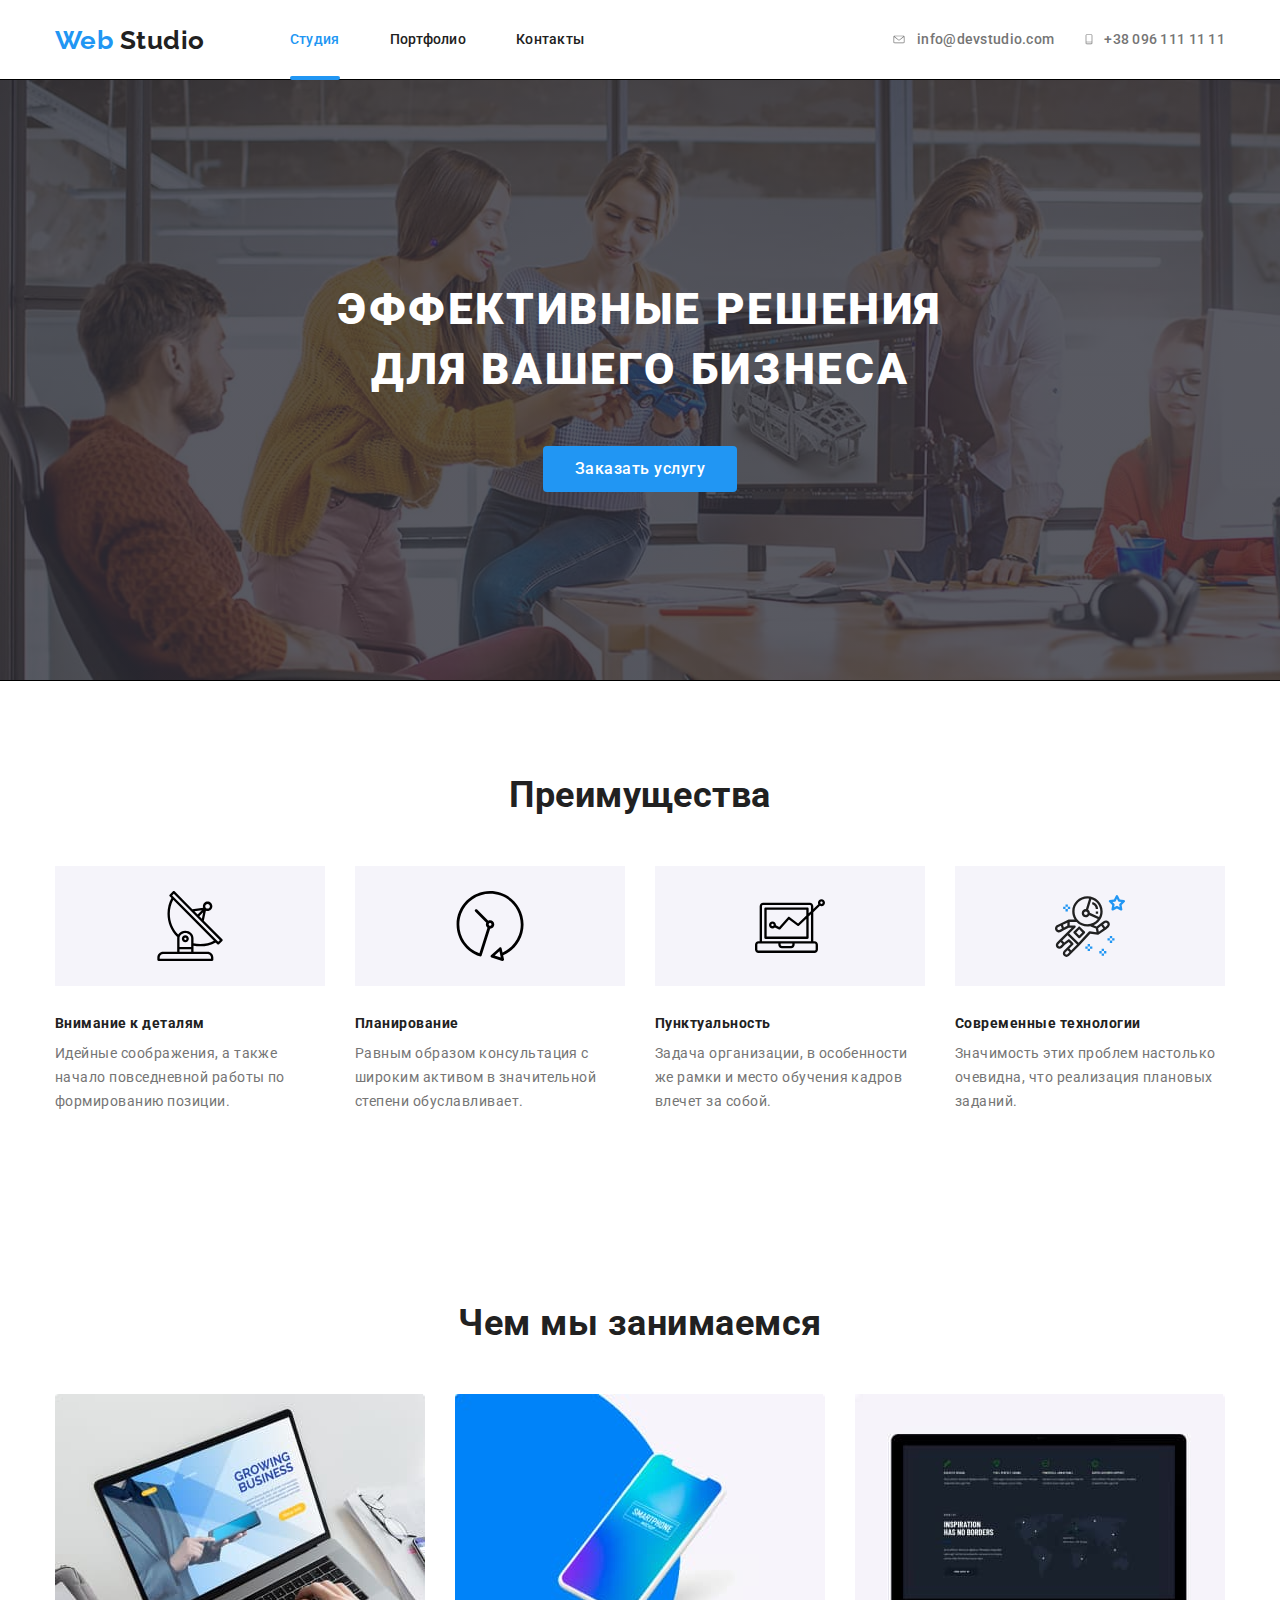
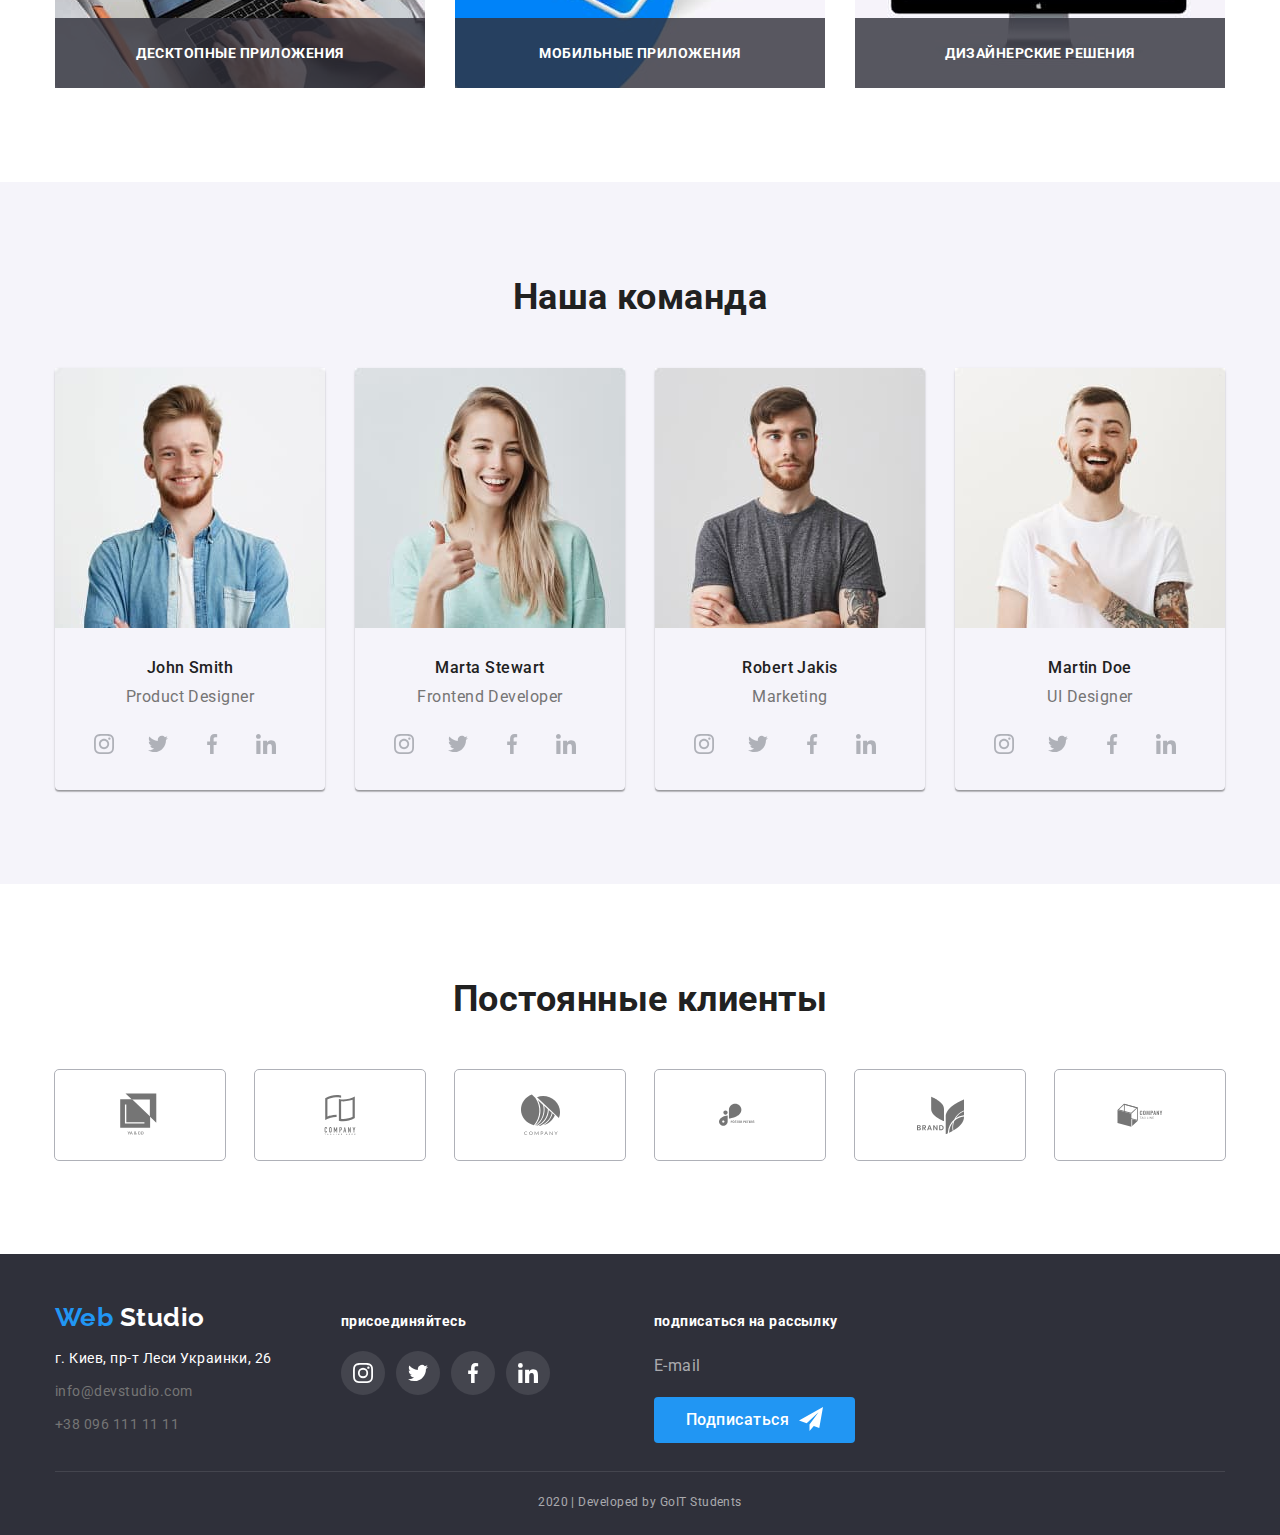
<file: index.html>
<!DOCTYPE html>
<html lang="ru">
  <head>
    <meta charset="UTF-8" />
    <meta name="viewport" content="width=device-width, initial-scale=1.0" />
    <title>Document</title>
    <link
      href="https://fonts.googleapis.com/css2?family=Raleway:wght@700&family=Roboto:wght@400;500;700;900&display=swap"
      rel="stylesheet"
    />
    <link
      rel="stylesheet"
      href="https://cdnjs.cloudflare.com/ajax/libs/modern-normalize/0.6.0/modern-normalize.min.css"
    />
    <link rel="stylesheet" href="./css/common.css" />
    <link rel="stylesheet" href="./css/main.css" />
  </head>
  <body class="body-page">
    <header class="page-header">
      <!-- Шапка -->
      <nav class="container main-nav">
        <!-- Логотип -->
        <a href="/" class="logo">
          Web <span class="logo color">Studio</span>
        </a>
        <!--Новигация-->
        <ul class="site-nav list">
          <li class="item"><a href="./index.html" class="link current">Студия</a></li>
          <li class="item">
            <a href="./portfolio.html" class="link">Портфолио</a>
          </li>
          <li class="item"><a href="/" class="link">Контакты</a></li>
        </ul>
        <!--Контакты-->
        <ul class="contact-nav list">
          <li class="item">
            <a href="mailto:info@devstudio.com" class="link"><svg class="icon-envelope" width="16" height="11"><use href="./img/symbol-defs.svg#icon-envelope"></use></svg>info@devstudio.com </a> 
          </li>
          <li class="item">
            <a href="tel:+380961111111" class="link"><svg class="icon-vector" width="10" height="15"><use href="./img/symbol-defs.svg#icon-Vector"></use></svg>+38 096 111 11 11</a>
          </li>
        </ul>
      </nav>
    </header>
    <main>
      <!--Герой!-->
      <section class="hero">
        <h1 class="hero-title">
          Эффективные решения<br />
          для вашего бизнеса
        </h1>
        <!--Кнопка-->
        <a href="/" class="button primary">Заказать услугу</a>
      </section>
      <!--Преимущества-->
      <section class="section">
        <div class="container">
          <h2 class="section-title">Преимущества</h2>
          <ul class="feature-list list">
            <li class="item">
              <div class="icon-feature">
              <svg class="icon-antenna" width="70" height="70"><use href="./img/symbol-defs.svg#icon-antenna"></use></svg></div>
              <h3 class="title">Внимание к деталям</h3>
              <p class="text">
                Идейные соображения, а также начало повседневной работы по
                формированию позиции.
              </p>
            </li>

            <li class="item">
              <div class="icon-feature">
              <svg class="icon-clock" width="70" height="70"><use href="./img/symbol-defs.svg#icon-Clock"></use></svg></div>
              <h3 class="title">Планирование</h3>
              <p class="text">
                Равным образом консультация с широким активом в значительной
                степени обуславливает.
              </p>
            </li>

            <li class="item">
              <div class="icon-feature">
                <svg class="icon-picture" width="70" height="70"><use href="./img/symbol-defs.svg#icon-Picture"></use></svg></div>
              <h3 class="title">Пунктуальность</h3>
              <p class="text">
                Задача организации, в особенности же рамки и место обучения
                кадров влечет за собой.
              </p>
            </li>

            <li class="item">
              <div class="icon-feature">
              <svg class="icon-picture last" width="70" height="70"><use href="./img/symbol-defs.svg#icon-Picture1"></use></svg></div>
              <h3 class="title">Современные технологии</h3>
              <p class="text">
                Значимость этих проблем настолько очевидна, что реализация
                плановых заданий.
              </p>
            </li>
          </ul>
        </div>
      </section>
      <!-- Чем мы занимаемся -->
      <section class="section">
        <div class="container">
          <h2 class="section-title">Чем мы занимаемся</h2>
          <ul class="skill-list list">
            <li class="item">
              <img
                class="image"
                src="./img/img1.jpg"
                alt="ноутбук"
                width="370"
              />
              <h3 class="title">Десктопные приложения</h3>
            </li>

            <li class="item">
              <img
                class="image"
                src="./img/img2.jpg"
                alt="смартфон"
                width="370"
              />
              <h3 class="title">Мобильные приложения</h3>
            </li>

            <li class="item">
              <img
                class="image"
                src="./img/img3.jpg"
                alt="монитор"
                width="370"
              />
              <h3 class="title">Дизайнерские решения</h3>
            </li>
          </ul>
        </div>
      </section>
      <!-- Наша команда -->
      <section class="section team">
        <div class="container">
          <h2 class="section-title">Наша команда</h2>
          <ul class="team-list list">
            <li class="item">
              <img
                class="foto"
                src="./img/foto1.jpg"
                alt="фото сотрудника1"
                width="270"
              />
              <h3 class="title">John Smith</h3>
              <p class="specialty">Product Designer</p>
              <ul class="socials list">
                <li class="name">
                  <a href="/" class="icon"
                    ><svg class="icon-socials" width="20" height="20"><use href="./img/symbol-defs.svg#icon-instagram"></use></svg></a>
                </li>
                <li class="name">
                  <a href="/" class="icon"
                    ><svg class="icon-socials" width="20" height="20"><use href="./img/symbol-defs.svg#icon-twitter"></use></svg></a>
                </li>
                <li class="name">
                  <a href="/" class="icon"
                    ><svg class="icon-socials" width="20" height="20"><use href="./img/symbol-defs.svg#icon-facebook"></use></svg></a>
                </li>
                <li class="name">
                  <a href="/" class="icon"
                    ><svg class="icon-socials" width="20" height="20"><use href="./img/symbol-defs.svg#icon-linkedin"></use></svg></a>
                </li>
              </ul>
            </li>
            <li class="item">
              <img
                class="foto"
                src="./img/foto2.jpg"
                alt="фото сотрудника2"
                width="270"
              />
              <h3 class="title">Marta Stewart</h3>
              <p class="specialty">Frontend Developer</p>
              <ul class="socials list">
                <li class="name">
                  <a href="/" class="icon"
                    ><svg class="icon-socials" width="20" height="20"><use href="./img/symbol-defs.svg#icon-instagram"></use></svg></a>
                </li>
                <li class="name">
                  <a href="/" class="icon"
                    ><svg class="icon-socials" width="20" height="20"><use href="./img/symbol-defs.svg#icon-twitter"></use></svg></a>
                </li>
                <li class="name">
                  <a href="/" class="icon"
                    ><svg class="icon-socials" width="20" height="20"><use href="./img/symbol-defs.svg#icon-facebook"></use></svg></a>
                </li>
                <li class="name">
                  <a href="/" class="icon"
                    ><svg class="icon-socials" width="20" height="20"><use href="./img/symbol-defs.svg#icon-linkedin"></use></svg></a>
                </li>
              </ul>
            </li>
            <li class="item">
              <img
                class="foto"
                src="./img/foto3.jpg"
                alt="фото сотрудника3"
                width="270"
              />
              <h3 class="title">Robert Jakis</h3>
              <p class="specialty">Marketing</p>
              <ul class="socials list">
                <li class="name">
                  <a href="/" class="icon"
                    ><svg class="icon-socials" width="20" height="20"><use href="./img/symbol-defs.svg#icon-instagram"></use></svg></a>
                </li>
                <li class="name">
                  <a href="/" class="icon"
                    ><svg class="icon-socials" width="20" height="20"><use href="./img/symbol-defs.svg#icon-twitter"></use></svg></a>
                </li>
                <li class="name">
                  <a href="/" class="icon"
                    ><svg class="icon-socials" width="20" height="20"><use href="./img/symbol-defs.svg#icon-facebook"></use></svg></a>
                </li>
                <li class="name">
                  <a href="/" class="icon"
                    ><svg class="icon-socials" width="20" height="20"><use href="./img/symbol-defs.svg#icon-linkedin"></use></svg></a>
                </li>
              </ul>
            </li>
            <li class="item">
              <img
                class="foto"
                src="./img/foto4.jpg"
                alt="фото сотрудника4"
                width="270"
              />
              <h3 class="title">Martin Doe</h3>
              <p class="specialty">UI Designer</p>
              <ul class="socials list">
                <li class="name">
                  <a href="/" class="icon"
                    ><svg class="icon-socials" width="20" height="20"><use href="./img/symbol-defs.svg#icon-instagram"></use></svg></a>
                </li>
                <li class="name">
                  <a href="/" class="icon"
                    ><svg class="icon-socials" width="20" height="20"><use href="./img/symbol-defs.svg#icon-twitter"></use></svg></a>
                </li>
                <li class="name">
                  <a href="/" class="icon"
                    ><svg class="icon-socials" width="20" height="20"><use href="./img/symbol-defs.svg#icon-facebook"></use></svg></a>
                </li>
                <li class="name">
                  <a href="/" class="icon"
                    ><svg class="icon-socials" width="20" height="20"><use href="./img/symbol-defs.svg#icon-linkedin"></use></svg></a>
                </li>
              </ul>
            </li>
          </ul>
        </div>
      </section>
      <!-- Постоянные клиенты -->
      <section class="section">
        <div class="container">
          <h2 class="section-title">Постоянные клиенты</h2>
          <ul class="client-list list">
            <li class="item">
              <a href="/" class="company-link"
                ><svg class="icon-client" width="44" height="49"><use href="./img/symbol-defs.svg#icon-Client1"></use></svg></a>
            </li>
            <li class="item">
              <a href="/" class="company-link"
                ><svg class="icon-client" width="40" height="52"><use href="./img/symbol-defs.svg#icon-Client2"></use></svg></a>
            </li>
            <li class="item">
              <a href="/" class="company-link"
                ><svg class="icon-client" width="41" height="42"><use href="./img/symbol-defs.svg#icon-Client3"></use></svg></a>
            </li>
            <li class="item">
              <a href="/" class="company-link"
                ><svg class="icon-client" width="80" height="42"><use href="./img/symbol-defs.svg#icon-Client4"></use></svg></a>
            </li>
            <li class="item">
              <a href="/" class="company-link"
                ><svg class="icon-client" width="59" height="47"><use href="./img/symbol-defs.svg#icon-Client5"></use></svg></a>
            </li>
            <li class="item">
              <a href="/" class="company-link"
                ><svg class="icon-client" width="88" height="45"><use href="./img/symbol-defs.svg#icon-Client6"></use></svg></a>
            </li>
          </ul>
        </div>
      </section>
    </main>
    <!--Футер-->
    <footer class="footer">
      <div class="container">
        <div class="footer-content">
          <div>
            <a href="/" class="logo">
              Web <span class="logo footer">Studio</span>
            </a>
            <address class="address">
              <p class="geo">г. Киев, пр-т Леси Украинки, 26</p>
              <a href="mailto:info@devstudio.com" class="mail"
                >info@devstudio.com</a
              >
              <a href="tel:+380961111111" class="contact"> +38 096 111 11 11</a>
            </address>
          </div>
          <div class="join">
            <p class="subscription">присоединяйтесь</p>
            <ul class="socials-netwok list">
              <li>
                <a href="" class="link instagram" aria-label="Ссылка на Instagram"></a>
              </li>
              <li>
                <a href="" class="link twitter" aria-label="Ссылка на Twitter"></a>
              </li>
              <li>
                <a href="" class="link facebook" aria-label="Ссылка на Facebook"></a>
              </li>
              <li>
                <a href="" class="link linkedin" aria-label="Ссылка на LinkedIn"></a>
              </li>
            </ul>
          </div>
          <div>
            <p class="subscription">подписаться на рассылку</p>
            <p class="email">E-mail</p>
            <a href="/" class="button third">Подписаться</a>
          </div>
        </div>
        <p class="copyright">2020 | Developed by GoIT Students</p>
      </div>
    </footer>
  </body>
</html>
</file>
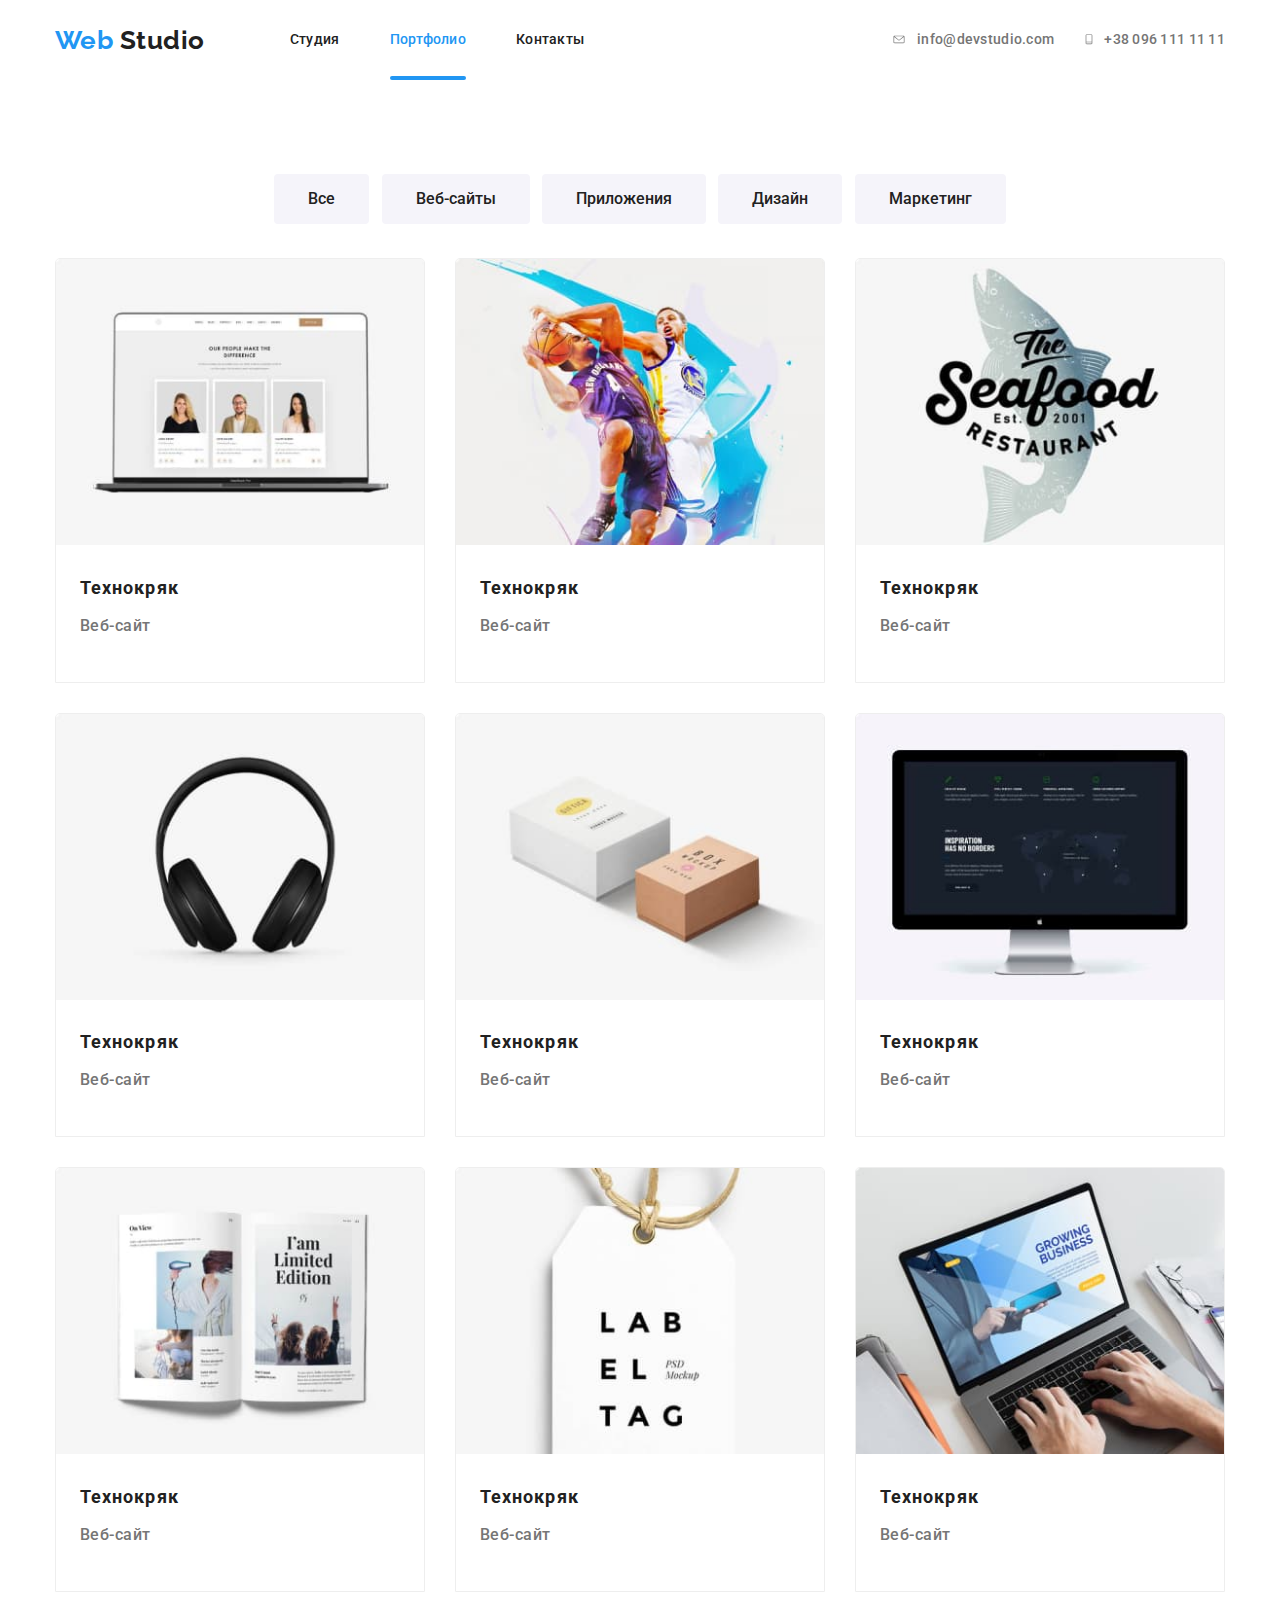
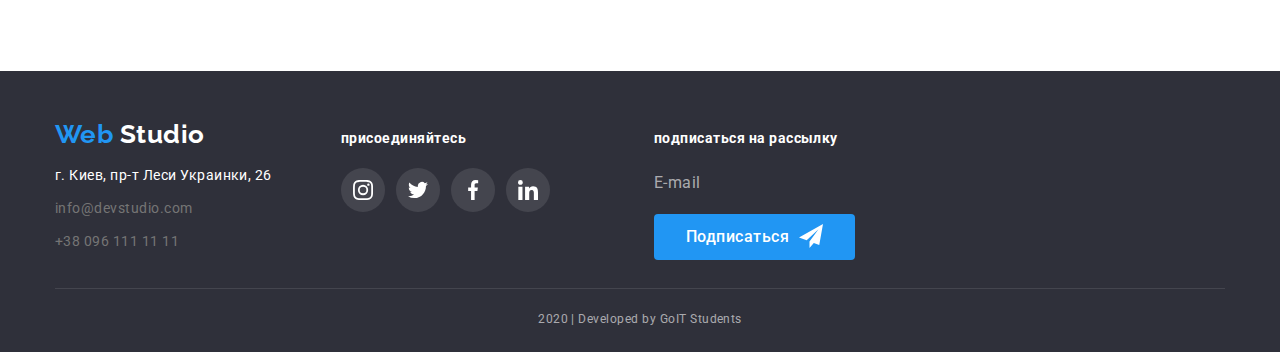
<file: portfolio.html>
<!DOCTYPE html>
<html lang="ru">
  <head>
    <meta charset="UTF-8" />
    <meta name="viewport" content="width=device-width, initial-scale=1.0" />
    <title>Document</title>
    <link
      href="https://fonts.googleapis.com/css2?family=Raleway:wght@700&family=Roboto:wght@400;500;700;900&display=swap"
      rel="stylesheet"
    />
    <link
      rel="stylesheet"
      href="https://cdnjs.cloudflare.com/ajax/libs/modern-normalize/0.6.0/modern-normalize.min.css"
    />
    <link rel="stylesheet" href="./css/common.css" />
    <link rel="stylesheet" href="./css/main.css" />
  </head>
  <body class="body-page">
    <header class="page-header">
      <!-- Шапка -->
      <nav class="container main-nav">
        <!-- Логотип -->
        <a href="/" class="logo">
          Web <span class="logo color">Studio</span>
        </a>
        <!--Новигация-->
        <ul class="site-nav list">
          <li class="item"><a href="./index.html" class="link">Студия</a></li>
          <li class="item">
            <a href="./portfolio.html" class="link current">Портфолио</a>
          </li>
          <li class="item"><a href="/" class="link">Контакты</a></li>
        </ul>
        <!--Контакты-->
        <ul class="contact-nav list">
          <li class="item">
            <a href="mailto:info@devstudio.com" class="link"><svg class="icon-envelope" width="16" height="11"><use href="./img/symbol-defs.svg#icon-envelope"></use></svg>info@devstudio.com </a> 
          </li>
          <li class="item">
            <a href="tel:+380961111111" class="link"><svg class="icon-vector" width="10" height="15"><use href="./img/symbol-defs.svg#icon-Vector"></use></svg>+38 096 111 11 11</a>
          </li>
        </ul>
      </nav>
    </header>
    <!-- Портфолио работ -->
    <section class="section">
      <div class="container">
        <!-- <h1 class="section-title">Портфолио работ</h1> -->
        <div class="section-button">
          <button type="button" class="button secondary">Все</button>
          <button type="button" class="button secondary">Веб-сайты</button>
          <button type="button" class="button secondary">Приложения</button>
          <button type="button" class="button secondary">Дизайн</button>
          <button type="button" class="button secondary">Маркетинг</button>
        </div>
        <ul class="portfolio-list list">
          <li class="item">
            <a href="/" class="link">
              <div class = "cover">
                <div class="overlay">
                <p class="overlay-text">
                  Технокряк это современная площадка распространения
                  коронавируса. Компании используют эту платформу для цифрового
                  шпионажа и атак на защищённые сервера конкурентов.
                </p></div>
              <img src="./img/portfolio1.jpg" alt="Фото работы 1" width="370" />
              </div>
              <div class="desc-card">
                <h2 class="title">Технокряк</h2>
                <p class="subtitle">Веб-сайт</p>
              </div>
            </a>
          </li>
          <li class="item">
            <a href="/" class="link">
              <div class = "cover">
                <div class="overlay">
                <p class="overlay-text">
                  Технокряк это современная площадка распространения
                  коронавируса. Компании используют эту платформу для цифрового
                  шпионажа и атак на защищённые сервера конкурентов.
                </p></div>
              <img src="./img/portfolio2.jpg" alt="Фото работы 2" width="370" />
              </div>
              <div class="desc-card">
                <h2 class="title">Технокряк</h2>
                <p class="subtitle">Веб-сайт</p>
              </div>
            </a>
          </li>
          <li class="item">
            <a href="/" class="link">
              <div class = "cover">
                <div class="overlay">
                <p class="overlay-text">
                  Технокряк это современная площадка распространения
                  коронавируса. Компании используют эту платформу для цифрового
                  шпионажа и атак на защищённые сервера конкурентов.
                </p></div>
              <img src="./img/portfolio3.jpg" alt="Фото работы 3" width="370" />
              </div>
              <div class="desc-card">
                <h2 class="title">Технокряк</h2>
                <p class="subtitle">Веб-сайт</p>
              </div>
            </a>
          </li>
          <li class="item">
            <a href="/" class="link">
              <div class = "cover">
                <div class="overlay">
                <p class="overlay-text">
                  Технокряк это современная площадка распространения
                  коронавируса. Компании используют эту платформу для цифрового
                  шпионажа и атак на защищённые сервера конкурентов.
                </p></div>
              <img src="./img/portfolio4.jpg" alt="Фото работы 4" width="370" />
              </div>
              <div class="desc-card">
                <h2 class="title">Технокряк</h2>
                <p class="subtitle">Веб-сайт</p>
              </div>
            </a>
          </li>
          <li class="item">
            <a href="/" class="link">
              <div class = "cover">
                <div class="overlay">
                <p class="overlay-text">
                  Технокряк это современная площадка распространения
                  коронавируса. Компании используют эту платформу для цифрового
                  шпионажа и атак на защищённые сервера конкурентов.
                </p></div>
              <img src="./img/portfolio5.jpg" alt="Фото работы 5" width="370" />
              </div>
              <div class="desc-card">
                <h2 class="title">Технокряк</h2>
                <p class="subtitle">Веб-сайт</p>
              </div>
            </a>
          </li>
          <li class="item">
            <a href="/" class="link">
              <div class = "cover">
                <div class="overlay">
                <p class="overlay-text">
                  Технокряк это современная площадка распространения
                  коронавируса. Компании используют эту платформу для цифрового
                  шпионажа и атак на защищённые сервера конкурентов.
                </p></div>
              <img src="./img/portfolio6.jpg" alt="Фото работы 6" width="370" />
              </div>
              <div class="desc-card">
                <h2 class="title">Технокряк</h2>
                <p class="subtitle">Веб-сайт</p>
              </div>
            </a>
          </li>
          <li class="item">
            <a href="/" class="link">
              <div class = "cover">
                <div class="overlay">
                <p class="overlay-text">
                  Технокряк это современная площадка распространения
                  коронавируса. Компании используют эту платформу для цифрового
                  шпионажа и атак на защищённые сервера конкурентов.
                </p></div>
              <img src="./img/portfolio7.jpg" alt="Фото работы 7" width="370" />
              </div>
              <div class="desc-card">
                <h2 class="title">Технокряк</h2>
                <p class="subtitle">Веб-сайт</p>
              </div>
            </a>
          </li>
          <li class="item">
            <a href="/" class="link">
              <div class = "cover">
                <div class="overlay">
                <p class="overlay-text">
                  Технокряк это современная площадка распространения
                  коронавируса. Компании используют эту платформу для цифрового
                  шпионажа и атак на защищённые сервера конкурентов.
                </p></div>
              <img src="./img/portfolio8.jpg" alt="Фото работы 8" width="370" />
              </div>
              <div class="desc-card">
                <h2 class="title">Технокряк</h2>
                <p class="subtitle">Веб-сайт</p>
              </div>
            </a>
          </li>
          <li class="item">
            <a href="/" class="link">
              <div class = "cover">
                <div class="overlay">
                <p class="overlay-text">
                  Технокряк это современная площадка распространения
                  коронавируса. Компании используют эту платформу для цифрового
                  шпионажа и атак на защищённые сервера конкурентов.
                </p></div>
              <img src="./img/portfolio9.jpg" alt="Фото работы 9" width="370" />
              </div>
              <div class="desc-card">
                <h2 class="title">Технокряк</h2>
                <p class="subtitle">Веб-сайт</p>
              </div>
            </a>
          </li>
        </ul>
      </div>
    </section>
    <!--Футер-->
    <!--Футер-->
    <footer class="footer">
      <div class="container">
        <div class="footer-content">
          <div>
            <a href="/" class="logo">
              Web <span class="logo footer">Studio</span>
            </a>
            <address class="address">
              <p class="geo">г. Киев, пр-т Леси Украинки, 26</p>
              <a href="mailto:info@devstudio.com" class="mail"
                >info@devstudio.com</a
              >
              <a href="tel:+380961111111" class="contact"> +38 096 111 11 11</a>
            </address>
          </div>
          <div class="join">
            <p class="subscription">присоединяйтесь</p>
            <ul class="socials-netwok list">
              <li>
                <a href="" class="link instagram" aria-label="Ссылка на Instagram"></a>
              </li>
              <li>
                <a href="" class="link twitter" aria-label="Ссылка на Twitter"></a>
              </li>
              <li>
                <a href="" class="link facebook" aria-label="Ссылка на Facebook"></a>
              </li>
              <li>
                <a href="" class="link linkedin" aria-label="Ссылка на LinkedIn"></a>
              </li>
            </ul>
          </div>
          <div>
            <p class="subscription">подписаться на рассылку</p>
            <p class="email">E-mail</p>
            <a href="/" class="button third">Подписаться</a>
          </div>
        </div>
        <p class="copyright">2020 | Developed by GoIT Students</p>
      </div>
    </footer>
  </body>
</html>
</file>
<file: css/common.css>
:root {
  --primary-text-color: #757575;
  --title-text-color: #212121;
  --accent-color: #2196f3;
  --primary-white-color: #ffffff;
  --bg-grey-color: #f5f4fa;
  --bg-dark-grey-color: #2f303a;
  --footer-text-color: rgba(255, 255, 255, 0.6);
  --bg-body-grey-color: rgba(47, 48, 58, 0.8);
}

.body-page {
  background-color: var(--primary-white-color);
  color: var(--primary-text-color);
  font-family: Roboto, sans-serif;
  letter-spacing: 0.03em;
}

/* Контейнер */
.container {
  margin-left: auto;
  margin-right: auto;
  /* outline: 2px solid blueviolet; */
  width: 1200px;
  padding-left: 15px;
  padding-right: 15px;
}

/* Утилиты*/
.list {
  list-style: none;
  padding: 0;
  margin: 0;
}
.link {
  text-decoration: none;
  font-family: inherit;
  color: inherit;
}
.image {
  display: block;
}

/* Шапка*/
.page-header {
  margin-top: auto;
  margin-bottom: auto;
}

.main-nav {
  display: flex;
  align-items: center;
}

/* Логотип */
.logo {
  color: var(--accent-color);
  font-family: Raleway, sans-serif;
  font-weight: 700;
  font-size: 26px;
  line-height: 1.19;
  text-decoration: none;
}
.logo.color {
  color: var(--title-text-color);
}
/* Новигация */
.site-nav {
  display: flex;
  margin-top: 0;
  margin-bottom: 0;
  margin-left: 85px;
}
.site-nav .item:not(:last-child) {
  margin-right: 50px;
}
.site-nav .link {
  padding-top: 32px;
  padding-bottom: 32px;
  display: block;

  color: var(--title-text-color);
  font-weight: 500;
  font-size: 14px;
  line-height: 1.14;
  letter-spacing: 0.02em;
  text-decoration: none;
  transition-property: all;
  transition-duration: 250ms;
  transition-timing-function: cubic-bezier(0.4, 0, 0.2, 1);
}
.site-nav .link:hover,
.site-nav .link:focus {
  color: var(--accent-color);
}
.site-nav .link.current {
  color: var(--accent-color);
}

.site-nav .item {position: relative;}

.site-nav .current::before{
position: absolute;
display: inline-block;
content: '';
background-color: var(--accent-color);
width: 100%;
height: 4px;
bottom: 0;
border-radius:2px}

/* Контакты  */
.contact-nav {
  display: flex;
  margin-left: auto;
  align-items: center;
}
.contact-nav .item:not(:last-child) {
  margin-right: 30px;
}
.contact-nav .link {
  display: flex;
  align-items: center;
  color: var(--primary-text-color);
  font-weight: 500;
  font-size: 14px;
  line-height: 1.14;
  letter-spacing: 0.02em;
  text-decoration: none;
  transition-property: all;
  transition-duration: 250ms;
  transition-timing-function: cubic-bezier(0.4, 0, 0.2, 1);
   
  
}
/* .contact-nav .link {fill: var(--primary-text-color);} */

.contact-nav .link:hover,
.contact-nav .link:focus {
  color: var(--accent-color);
}
.icon-envelope {
  margin-right: 10px;
  cursor: pointer;
  fill: currentColor;
}
/* .icon-envelope:hover,.icon-envelope:focus{fill: currentColor;} */

.icon-vector{
  margin-right: 10px;
  cursor: pointer;
  fill: currentColor;
}
/* .icon-vector:hover,.icon-vector:focus{fill: currentColor;} */


/* Кнопки */
.button {
  display: inline-flex;
  border-radius: 4px;
  padding: 10px 32px;
  /* min-width: 200px; */
  margin-top: auto;
  margin-bottom: auto;
  cursor: pointer;

  background-color: var(--primary-white-color);
  color: var(--title-text-color);

  font-weight: 500;
  font-size: 16px;
  line-height: 1.62;
  text-decoration: none;
  text-align: center;
  /* box-shadow: 0px 4px 4px rgba(0, 0, 0, 0.15); */
  transition-property: all;
  transition-duration: 250ms;
  transition-timing-function: cubic-bezier(0.4, 0, 0.2, 1);
}
.button.primary {
  background-color: var(--accent-color);
  color: var(--primary-white-color);
}

.button.secondary {
/* margin-right: 8px; */
border-color: transparent;
background-color: var(--bg-grey-color);}

/* .button.secondary:not(:last-child) {
  margin-right: 8px;} */

.section-button .button + .button {margin-left: 8px;}

.button.secondary:hover,
.button.secondary:focus {
  background-color: var(--accent-color);
  color: var(--primary-white-color);
  text-align: center;
  box-shadow: 0px 2px 2px rgba(0, 0, 0, 0.12), 0px 1px 2px rgba(0, 0, 0, 0.08), 0px 3px 1px rgba(0, 0, 0, 0.1);
}



.button.third {background-color: var(--accent-color);
  color: var(--primary-white-color);}

.button.third::after{
  content: '';
  width: 24px;
  height: 24px;
  margin-left: 10px;
  background-image: url(../img/icon-send.svg);
  background-repeat: no-repeat;
  background-position: center;
  background-size: contain;
} 


/* Футер */
.footer {
  padding-top: 48px;
  color: var(--primary-white-color);
  background-color: var(--bg-dark-grey-color);
}
.footer-content {
  display: flex;
  align-items: baseline;
  margin-bottom: 28px;
}
.address {
  display: flex;
  margin-bottom: auto;
  margin-top: auto;
  margin-right: 69px;
  flex-direction: column;
  align-items: baseline;

  color: var(--primary-text-color);
  font-weight: normal;
  font-size: 14px;
  line-height: 1.71;
  font-style: normal;
}
.geo {
  margin-bottom: 9px;
  color: var(--primary-white-color);
}
.mail {
  margin-bottom: 9px;
  text-decoration: none;
  color: inherit;
}
.contact {
  text-decoration: none;
  color: inherit;
}

.subscription {
  margin-top: auto;
  margin-bottom: 21px;
  font-weight: 700;
  font-size: 14px;
  line-height: 1.14;
}
.email {
  color: var(--footer-text-color);
  font-size: 16px;
  line-height: 1.87;
  display: flex;
  align-items: center;
}
.socials-netwok {
  display: flex;
}
.socials-netwok .link {
  margin-top: auto;
  margin-left: auto;
  margin-right: 11px;
  display: block;
  width: 44px;
  height: 44px;
  background-color: rgba(255, 255, 255, 0.1);
  background-repeat: no-repeat;
  background-position: center;
  border-radius: 50%;
  transition-property: all;
  transition-duration: 250ms;
  transition-timing-function: cubic-bezier(0.4, 0, 0.2, 1);
}

.socials-netwok .link:nth-child(4n) {
  margin-right: auto;
}

.socials-netwok .instagram {
  background-image: url(../img/instagram-footer.svg);
}

.socials-netwok .twitter {
  background-image: url(../img/twitter-footer.svg);
}

.socials-netwok .facebook {
  background-image: url(../img/facebook-footer.svg);
}
.socials-netwok .linkedin { background-image: url(../img/linkedin-footer.svg);}

.socials-netwok .link:hover,
.socials-netwok .link:focus {
  background-color: var(--accent-color);
}
.join {
  margin-right: 93px;
  align-items: baseline;
}

.copyright {
  margin-top: auto;
  margin-bottom: auto;
  padding-top: 18px;
  padding-bottom: 21px;
  border-top: 1px solid rgba(255, 255, 255, 0.1);

  color: var(--footer-text-color);
  font-size: 12px;
  line-height: 2;
  text-align: center;
}
</file>
<file: css/main.css>
/* цвет основного текста  #757575  */
/* вторичный цвет #212121 */
/* цвет логотпа, ссылок при наведении и акцент #2196F3 */
/* белый цвет #FFFFFF */
/*цвет в футере rgba(255, 255, 255, 0.6);*/
/* цвет фона кнопок #F5F4FA */

/* Стили для index.html */

/* Герой */

.hero {
  text-align: center;
  margin-top: auto;
  margin-bottom: auto;
  margin-left: auto;
  margin-right: auto;
  padding-top: 200px;
  padding-bottom: 200px;
  background-color: darkgrey;
  max-width: 1600px;
  height: 600px;
  outline: 1px solid black;
  background-image: linear-gradient(
      to right,
      rgba(47, 48, 58, 0.8),
      rgba(47, 48, 58, 0.8)
    ),
    url("../img/Header.jpg");
  background-repeat: no-repeat;
  background-size: cover;
}

.hero-title {
  margin-top: 0px;
  margin-bottom: 46px;

  color: var(--primary-white-color);
  font-weight: 900;
  font-size: 44px;
  line-height: 1.36;
  text-align: center;
  letter-spacing: 0.06em;
  text-transform: uppercase;
}

/* Секции  */
.section {
  padding-top: 94px;
  padding-bottom: 94px;
}

.section-title {
  margin-top: 0;
  margin-bottom: 50px;
  color: var(--title-text-color);
  font-weight: 700;
  font-size: 36px;
  line-height: 1.17;
  text-align: center;
}

/* Преимущества */
.feature-list {
  display: flex;
  flex-wrap: wrap;
  margin-top: auto;
  margin-bottom: auto;
}
.feature-list .item {
  width: 270px;
  margin-right: 30px;
  margin-top: auto;
  margin-bottom: auto;
}
.feature-list .item:nth-child(4n) {
  margin-right: 0;
}

.icon-feature {
  display: flex;
  justify-content: center;
  align-items: center;
  margin-top: 0;
  margin-bottom: 30px;
  background-color: var(--bg-grey-color);
  width: 270px;
  height: 120px;
}


.feature-list .title {
  margin-top: 0;
  margin-bottom: 10px;
  color: var(--title-text-color);
  font-weight: 700;
  font-size: 14px;
  line-height: 1.14;
}
.feature-list .text {
  margin-top: 0;
  margin-bottom: 0;
  font-size: 14px;
  line-height: 1.71;
}

/* Чем мы занимаемся */
.skill-list {
  display: flex;
}

.skill-list .item {
  margin-right: 30px;
  position: relative;
  display: flex;
  justify-content: center;
  cursor: pointer;
}

.skill-list .item:nth-child(3n) {
  margin-right: auto;
}

.skill-list .item::before{
  position: absolute;
  display: inline-block;
  content: "";
  background-color: rgba(47, 48, 58, 0.8);
  width: 100%;
  height: 70px;
  bottom: 0;
}

.skill-list .title {
  position: absolute;
  bottom: 9%;
  margin: 0;
  color: var(--primary-white-color);
  font-weight: 700;
  font-size: 14px;
  line-height: 1.14;
  text-align: center;
  text-transform: uppercase;  
}

/* Наша команда */
.team-list {
  display: flex;
  flex-wrap: wrap;
  margin-top: auto;
  margin-bottom: auto;
}

.team-list .item {
  margin-right: 30px;
  margin-top: auto;
  margin-bottom: auto;
  padding-bottom: 24px;
  box-shadow: 0px 2px 1px rgba(0, 0, 0, 0.2), 0px 1px 1px rgba(0, 0, 0, 0.14),
    0px 1px 3px rgba(0, 0, 0, 0.12);
  border-radius: 4px;
}

.team-list .item:nth-child(4n) {
  margin-right: auto;
}

.team-list .foto {
  display: block;
  margin-bottom: 30px;
}

.team {
  background-color: var(--bg-grey-color);
}

.team-list .title {
  margin-top: auto;
  margin-bottom: 10px;
  color: var(--title-text-color);
  font-weight: 500;
  font-size: 16px;
  line-height: 1.19;
  text-align: center;
}
.team-list .specialty {
  margin-top: 0;
  margin-bottom: 16px;
  font-size: 16px;
  line-height: 1.19;
  text-align: center;
}

.socials {
  display: flex;
  margin-top: 0;
  justify-content: center;
}

.icon {
  margin-right: 10px;
  width: 44px;
  height: 44px;
  display: flex;
  align-items: center;
  justify-content: center;
  border-radius: 50%;
  color: #AFB1B8;
  transition-property: all;
  transition-duration: 250ms;
  transition-timing-function: cubic-bezier(0.4, 0, 0.2, 1);
}

.icon:nth-child(4n) {
  margin-right: 0;
}

.socials .icon:hover, 
.socials .icon:focus {color: #ffffff;}

.icon:hover,.icon:focus {background-color: var(--accent-color);}

.icon-socials {fill: currentColor}
.icon-socials:focus,.icon-socials:hover {fill: #ffffff;}


/* Постоянные клиенты */
.client-list {
  display: flex;
  flex-wrap: nowrap;
  margin-top: auto;
  margin-bottom: auto;
  justify-content: center;
}

.client-list .item {margin-right: 30px;}
.client-list .item:nth-child(6n) {margin-right: 0;}

.company-link{
justify-content: center;
align-items: center;
display: flex;
color: var(--primary-text-color);
width: 170px;
height: 90px;
outline: 1px solid #AFB1B8;
border-radius: 4px;
/* margin-right: 30px; */
margin-top: auto;
margin-bottom: auto;
transition-property: all;
transition-duration: 250ms;
transition-timing-function: cubic-bezier(0.4, 0, 0.2, 1);
}

.client-list .company-link:hover,
.client-list .company-link:focus {outline: 1px solid var(--accent-color);
  color: var(--accent-color);
  ;
}

.icon-client {fill: currentColor}
/* .icon-client:hover, .icon-client:focus {fill: var(--accent-color);} */

/* Стили для portfolio.html */
.section-button {
  margin-top: 0;
  margin-bottom: 34px;
  text-align: center;
}
.portfolio-list {
  display: flex;
  flex-wrap: wrap;
  /* margin-top: auto;
  margin-bottom: auto; */
  margin: -15px;
}

.portfolio-list .link {display: block;}

.portfolio-list .item {
  width: 370px;
  margin: 15px;
  /* margin-top: 0;
  margin-bottom: 30px;
  margin-right: 30px; */
  /* background: #ffffff; */
  border: 1px solid #eeeeee;
  border-top-right-radius: 5px;
  border-top-left-radius: 5px;
  overflow: hidden;
  transition-property: all;
  transition-duration: 2500ms;
  transition-timing-function: cubic-bezier(0.4, 0, 0.2, 1);
  
}

.portfolio-list .item:hover {box-shadow: 1px 4px 6px rgba(0, 0, 0, 0.16), 0px 4px 4px rgba(0, 0, 0, 0.06),
  0px 1px 1px rgba(0, 0, 0, 0.12);
  box-shadow: 1px 4px 6px rgba(0, 0, 0, 0.16), 0px 4px 4px rgba(0, 0, 0, 0.06), 0px 1px 1px rgba(0, 0, 0, 0.12);}

.portfolio-list .item:nth-child(3n) {
  margin-right: 0px;
}

.portfolio-list .item:nth-last-child(-n + 3) {
  margin-bottom: 0px;
}

.cover {
  position: relative;
  overflow: hidden;
}

.overlay {
  padding: 63px 24px;
  position: absolute;
  bottom: 0;
  content: '';
  display: inline-block;
  width: 100%;
  height: 100%;
  background-color: rgba(33, 150, 243, 0.9);
  transform: translateY(100%);
  opacity: 0;
  transition-property: all;
  transition-duration: 250ms;
  transition-timing-function: cubic-bezier(0.4, 0, 0.2, 1);}

  .overlay-text {
    margin: 0;
    color: var(--primary-white-color);
    font-weight: 500;
    font-size: 18px;
    line-height: 1.56;
  }

.item:hover .overlay {
  transform: translateY(0%);
  opacity: 1;
}
  
.portfolio-list .title {
  font-weight: 700;
  font-size: 18px;
  line-height: 2;

  letter-spacing: 0.06em;
  color: var(--title-text-color);
  margin-top: 20px;
  margin-bottom: 4px;
}
.portfolio-list .subtitle {
  font-weight: 500;
  font-size: 16px;
  line-height: 2;
  margin-top: auto;
  margin-bottom: 20px;
}

.desc-card {
  padding-left: 24px;
  padding-right: 24px;
  padding-bottom: 20px;
}
</file>
